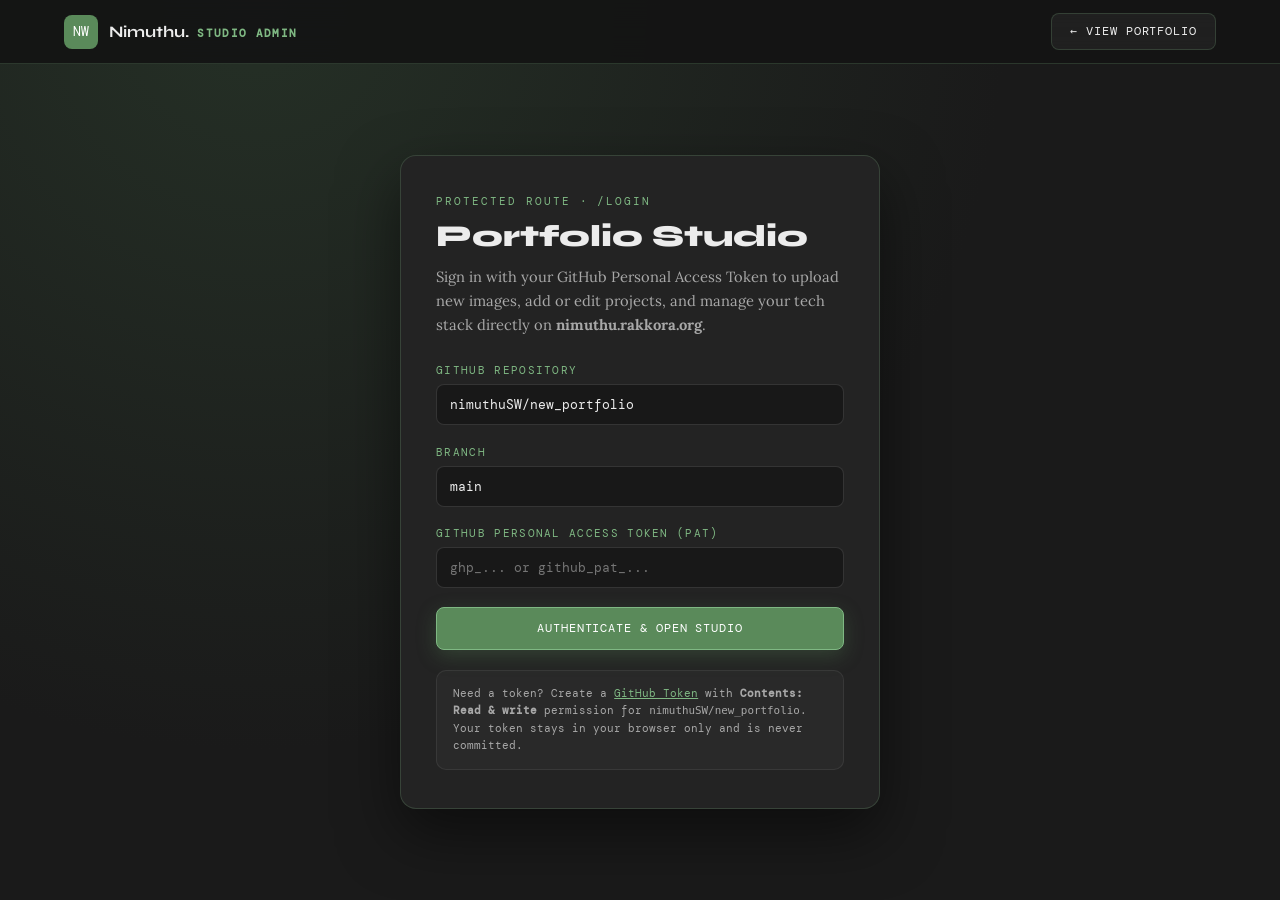
<file: login/index.html>
<!DOCTYPE html>
<html lang="en">
<head>
<meta charset="UTF-8"/>
<meta name="viewport" content="width=device-width, initial-scale=1.0"/>
<title>Portfolio Studio · Admin Login</title>
<meta name="robots" content="noindex, nofollow"/>
<link rel="preconnect" href="https://fonts.googleapis.com">
<link href="https://fonts.googleapis.com/css2?family=Syne:wght@600;700;800&family=DM+Mono:wght@400;500&family=Lora:ital,wght@0,400;0,600;1,400&display=swap" rel="stylesheet">
<style>
:root {
  --bg-dark:    #1a1a1a;
  --bg-card:    #232323;
  --bg-input:   #181818;
  --accent:     #5a8a5a;
  --accent-lt:  #7fb883;
  --accent-dim: rgba(90, 138, 90, 0.16);
  --text-light: #ececec;
  --text-pale:  #a8a8a8;
  --border:     rgba(127, 184, 131, 0.22);
  --danger:     #e57373;
}

*, *::before, *::after { box-sizing: border-box; margin: 0; padding: 0; }
body {
  font-family: 'Lora', serif;
  background: radial-gradient(circle at 20% 0%, #253026 0%, var(--bg-dark) 55%);
  color: var(--text-light);
  min-height: 100vh;
  -webkit-font-smoothing: antialiased;
}

/* ── TOP BAR ── */
.topbar {
  height: 64px;
  padding: 0 5vw;
  display: flex;
  align-items: center;
  justify-content: space-between;
  background: rgba(20, 20, 20, 0.92);
  backdrop-filter: blur(18px);
  border-bottom: 1px solid var(--border);
  position: sticky;
  top: 0;
  z-index: 100;
}
.brand {
  display: inline-flex;
  align-items: center;
  gap: 0.7rem;
  text-decoration: none;
  color: var(--text-light);
}
.brand-mark {
  width: 34px; height: 34px;
  border-radius: 8px;
  background: var(--accent);
  color: #fff;
  font-family: 'DM Mono', monospace;
  font-size: 0.8rem;
  display: inline-flex;
  align-items: center;
  justify-content: center;
}
.brand-text {
  font-family: 'Syne', sans-serif;
  font-weight: 700;
  font-size: 1rem;
}
.brand-text span {
  font-family: 'DM Mono', monospace;
  font-size: 0.7rem;
  color: var(--accent-lt);
  margin-left: 8px;
  text-transform: uppercase;
  letter-spacing: 0.12em;
}
.topbar-actions {
  display: flex;
  align-items: center;
  gap: 0.75rem;
}

/* ── BUTTONS ── */
.btn {
  font-family: 'DM Mono', monospace;
  font-size: 0.72rem;
  letter-spacing: 0.08em;
  text-transform: uppercase;
  padding: 10px 18px;
  border-radius: 8px;
  border: 1px solid var(--border);
  background: rgba(255, 255, 255, 0.05);
  color: var(--text-light);
  cursor: pointer;
  text-decoration: none;
  display: inline-flex;
  align-items: center;
  justify-content: center;
  gap: 8px;
  transition: all 0.2s ease;
}
.btn:hover {
  border-color: var(--accent-lt);
  background: var(--accent-dim);
}
.btn-primary {
  background: var(--accent);
  border-color: var(--accent-lt);
  color: #fff;
  box-shadow: 0 6px 20px rgba(90, 138, 90, 0.3);
}
.btn-primary:hover {
  background: var(--accent-lt);
  color: #131c14;
}
.btn-danger {
  border-color: rgba(229, 115, 115, 0.35);
  color: var(--danger);
}
.btn-danger:hover {
  background: rgba(229, 115, 115, 0.14);
  border-color: var(--danger);
}
.btn:disabled {
  opacity: 0.5;
  cursor: not-allowed;
}

/* ── LOGIN SCREEN ── */
.auth-wrap {
  min-height: calc(100vh - 64px);
  display: flex;
  align-items: center;
  justify-content: center;
  padding: 2rem 5vw;
}
.auth-card {
  width: 100%;
  max-width: 480px;
  background: var(--bg-card);
  border: 1px solid var(--border);
  border-radius: 16px;
  padding: 2.4rem 2.2rem;
  box-shadow: 0 24px 60px rgba(0, 0, 0, 0.5);
}
.auth-eyebrow {
  font-family: 'DM Mono', monospace;
  font-size: 0.68rem;
  letter-spacing: 0.18em;
  text-transform: uppercase;
  color: var(--accent-lt);
  margin-bottom: 0.6rem;
}
.auth-title {
  font-family: 'Syne', sans-serif;
  font-size: 1.9rem;
  font-weight: 800;
  margin-bottom: 0.7rem;
}
.auth-desc {
  font-size: 0.92rem;
  line-height: 1.65;
  color: var(--text-pale);
  margin-bottom: 1.6rem;
}
.field {
  margin-bottom: 1.2rem;
}
.field label {
  display: block;
  font-family: 'DM Mono', monospace;
  font-size: 0.68rem;
  letter-spacing: 0.12em;
  text-transform: uppercase;
  color: var(--accent-lt);
  margin-bottom: 0.45rem;
}
.field input, .field textarea, .field select {
  width: 100%;
  padding: 11px 13px;
  background: var(--bg-input);
  border: 1px solid rgba(255, 255, 255, 0.12);
  border-radius: 8px;
  color: var(--text-light);
  font-family: 'DM Mono', monospace;
  font-size: 0.8rem;
  transition: border-color 0.2s;
}
.field textarea {
  font-family: 'Lora', serif;
  font-size: 0.92rem;
  min-height: 84px;
  resize: vertical;
}
.field input:focus, .field textarea:focus, .field select:focus {
  outline: none;
  border-color: var(--accent-lt);
}
.auth-help {
  margin-top: 1.2rem;
  padding: 0.9rem 1rem;
  border-radius: 10px;
  background: rgba(255, 255, 255, 0.03);
  border: 1px solid rgba(255, 255, 255, 0.07);
  font-family: 'DM Mono', monospace;
  font-size: 0.68rem;
  line-height: 1.6;
  color: var(--text-pale);
}
.auth-help a { color: var(--accent-lt); }

/* ── DASHBOARD ── */
.dashboard {
  display: none;
  max-width: 1320px;
  margin: 0 auto;
  padding: 2.2rem 5vw 5rem;
}
.dashboard.active {
  display: block;
}

.dash-header {
  display: flex;
  flex-wrap: wrap;
  align-items: center;
  justify-content: space-between;
  gap: 1.2rem;
  margin-bottom: 2rem;
  padding-bottom: 1.4rem;
  border-bottom: 1px solid var(--border);
}
.dash-title {
  font-family: 'Syne', sans-serif;
  font-size: clamp(1.6rem, 3vw, 2.3rem);
  font-weight: 800;
}
.dash-subtitle {
  font-family: 'DM Mono', monospace;
  font-size: 0.72rem;
  color: var(--text-pale);
  margin-top: 0.25rem;
}

.tabs {
  display: flex;
  gap: 0.5rem;
  margin-bottom: 2rem;
  flex-wrap: wrap;
}
.tab-btn {
  font-family: 'DM Mono', monospace;
  font-size: 0.74rem;
  letter-spacing: 0.1em;
  text-transform: uppercase;
  padding: 10px 20px;
  border-radius: 999px;
  border: 1px solid var(--border);
  background: rgba(255, 255, 255, 0.03);
  color: var(--text-pale);
  cursor: pointer;
  transition: all 0.2s;
}
.tab-btn.active, .tab-btn:hover {
  background: var(--accent);
  color: #fff;
  border-color: var(--accent-lt);
}

.tab-panel { display: none; }
.tab-panel.active { display: block; }

/* ── CARDS & GRIDS ── */
.cards-grid {
  display: grid;
  grid-template-columns: repeat(auto-fill, minmax(min(100%, 340px), 1fr));
  gap: 1.4rem;
}
.editor-card {
  background: var(--bg-card);
  border: 1px solid var(--border);
  border-radius: 14px;
  padding: 1.4rem;
  display: flex;
  flex-direction: column;
  gap: 0.9rem;
}
.editor-card-header {
  display: flex;
  align-items: center;
  justify-content: space-between;
  gap: 0.8rem;
}
.editor-card-title {
  font-family: 'Syne', sans-serif;
  font-size: 1.1rem;
  font-weight: 700;
  color: var(--accent-lt);
}
.img-preview-box {
  width: 100%;
  height: 180px;
  background: #141414;
  border-radius: 10px;
  overflow: hidden;
  border: 1px solid rgba(255, 255, 255, 0.08);
  display: flex;
  align-items: center;
  justify-content: center;
}
.img-preview-box img {
  width: 100%;
  height: 100%;
  object-fit: contain;
}
.img-preview-box.icon-preview {
  height: 96px;
}
.img-preview-box.icon-preview img {
  width: 52px;
  height: 52px;
  object-fit: contain;
}

.upload-row {
  display: flex;
  gap: 0.6rem;
  align-items: center;
}
.file-label {
  font-family: 'DM Mono', monospace;
  font-size: 0.68rem;
  letter-spacing: 0.08em;
  text-transform: uppercase;
  padding: 9px 13px;
  border-radius: 8px;
  background: var(--accent-dim);
  border: 1px dashed var(--accent-lt);
  color: var(--accent-lt);
  cursor: pointer;
  white-space: nowrap;
  text-align: center;
  flex-shrink: 0;
}
.file-label:hover {
  background: var(--accent);
  color: #fff;
}
.file-label input {
  display: none;
}

/* ── STATUS TOAST ── */
.status-banner {
  position: fixed;
  bottom: 24px;
  right: 24px;
  z-index: 500;
  padding: 14px 20px;
  border-radius: 12px;
  background: #1e291f;
  border: 1px solid var(--accent-lt);
  color: #fff;
  font-family: 'DM Mono', monospace;
  font-size: 0.76rem;
  box-shadow: 0 18px 40px rgba(0, 0, 0, 0.55);
  transform: translateY(120%);
  opacity: 0;
  transition: transform 0.3s ease, opacity 0.3s ease;
  max-width: 420px;
}
.status-banner.show {
  transform: translateY(0);
  opacity: 1;
}
.status-banner.error {
  background: #2d1c1c;
  border-color: var(--danger);
}

.section-toolbar {
  display: flex;
  justify-content: space-between;
  align-items: center;
  flex-wrap: wrap;
  gap: 1rem;
  margin-bottom: 1.4rem;
}
.section-toolbar h2 {
  font-family: 'Syne', sans-serif;
  font-size: 1.35rem;
}

@media (max-width: 640px) {
  .topbar { padding: 0 4vw; }
  .brand-text span { display: none; }
  .auth-card { padding: 1.8rem 1.4rem; }
}
</style>
</head>
<body>

<header class="topbar">
  <a class="brand" href="../">
    <span class="brand-mark">NW</span>
    <span class="brand-text">Nimuthu.<span>Studio Admin</span></span>
  </a>
  <div class="topbar-actions">
    <a class="btn" href="../">← View Portfolio</a>
    <button class="btn btn-danger" id="logoutBtn" type="button" style="display:none;">Sign Out</button>
  </div>
</header>

<!-- ── LOGIN VIEW ── -->
<main class="auth-wrap" id="authView">
  <form class="auth-card" id="loginForm">
    <div class="auth-eyebrow">Protected Route · /login</div>
    <h1 class="auth-title">Portfolio Studio</h1>
    <p class="auth-desc">
      Sign in with your GitHub Personal Access Token to upload new images, add or edit projects, and manage your tech stack directly on <strong>nimuthu.rakkora.org</strong>.
    </p>
    <div class="field">
      <label for="ghRepo">GitHub Repository</label>
      <input id="ghRepo" type="text" value="nimuthuSW/new_portfolio" required/>
    </div>
    <div class="field">
      <label for="ghBranch">Branch</label>
      <input id="ghBranch" type="text" value="main" required/>
    </div>
    <div class="field">
      <label for="ghToken">GitHub Personal Access Token (PAT)</label>
      <input id="ghToken" type="password" placeholder="ghp_... or github_pat_..." autocomplete="current-password" required/>
    </div>
    <button class="btn btn-primary" id="loginSubmitBtn" type="submit" style="width:100%; padding:13px;">
      Authenticate &amp; Open Studio
    </button>
    <div class="auth-help">
      Need a token? Create a <a href="https://github.com/settings/tokens" target="_blank" rel="noopener">GitHub Token</a> with <strong>Contents: Read &amp; write</strong> permission for <code>nimuthuSW/new_portfolio</code>. Your token stays in your browser only and is never committed.
    </div>
  </form>
</main>

<!-- ── ADMIN DASHBOARD VIEW ── -->
<section class="dashboard" id="dashboardView">
  <div class="dash-header">
    <div>
      <h1 class="dash-title">Manage Portfolio Content</h1>
      <p class="dash-subtitle" id="connectedUserText">Connected to nimuthuSW/new_portfolio</p>
    </div>
    <div style="display:flex; gap:0.75rem; flex-wrap:wrap;">
      <button class="btn btn-primary" id="publishBtn" type="button">
        Publish Changes to Live Site
      </button>
    </div>
  </div>

  <div class="tabs">
    <button class="tab-btn active" type="button" data-tab="projectsTab">Projects</button>
    <button class="tab-btn" type="button" data-tab="skillsTab">Tech Stack / Skills</button>
    <button class="tab-btn" type="button" data-tab="imagesTab">Section Images</button>
  </div>

  <!-- 1. PROJECTS TAB -->
  <div class="tab-panel active" id="projectsTab">
    <div class="section-toolbar">
      <h2>Projects (<span id="adminProjCount">0</span>)</h2>
      <button class="btn btn-primary" id="addProjectBtn" type="button">+ Add New Project</button>
    </div>
    <div class="cards-grid" id="projectsEditorGrid"></div>
  </div>

  <!-- 2. SKILLS / TECH STACK TAB -->
  <div class="tab-panel" id="skillsTab">
    <div class="section-toolbar">
      <h2>Tech Stack &amp; Skills (<span id="adminSkillCount">0</span>)</h2>
      <button class="btn btn-primary" id="addSkillBtn" type="button">+ Add Tech Skill</button>
    </div>
    <div class="cards-grid" id="skillsEditorGrid"></div>
  </div>

  <!-- 3. SECTION IMAGES TAB -->
  <div class="tab-panel" id="imagesTab">
    <div class="section-toolbar">
      <h2>Portraits &amp; Section Photos</h2>
    </div>
    <div class="cards-grid" id="imagesEditorGrid"></div>
  </div>
</section>

<div class="status-banner" id="statusBanner" role="status"></div>

<script>
const STORAGE_KEY = 'nw_portfolio_cms_auth';
let authState = null; // { token, repo, branch, user }
let cmsData = null;

const IMAGE_SLOTS = [
  { key: 'heroPortrait', label: 'Hero Portrait (Top Section)' },
  { key: 'aboutImg1', label: 'About Photo 1 (Badminton)' },
  { key: 'aboutImg2', label: 'About Photo 2 (Scrabble)' },
  { key: 'aboutImg3', label: 'About Photo 3 (Portrait)' },
  { key: 'moment1', label: 'Moments Gallery #1 (Portrait)' },
  { key: 'moment2', label: 'Moments Gallery #2 (Championship 1)' },
  { key: 'moment3', label: 'Moments Gallery #3 (Championship 2)' },
  { key: 'moment4', label: 'Moments Gallery #4 (Speaking)' },
  { key: 'contactPortrait', label: 'Contact Section Portrait' }
];

function showToast(msg, isError = false) {
  const banner = document.getElementById('statusBanner');
  banner.textContent = msg;
  banner.classList.toggle('error', isError);
  banner.classList.add('show');
  clearTimeout(showToast._timer);
  showToast._timer = setTimeout(() => banner.classList.remove('show'), 4500);
}

function resolveImgPreview(src) {
  if (!src) return '';
  if (src.startsWith('http://') || src.startsWith('https://') || src.startsWith('data:') || src.startsWith('/')) {
    return src;
  }
  return '../' + src.replace(/^\.?\//, '');
}

// ── GitHub API Helpers ──
async function ghRequest(path, options = {}) {
  const res = await fetch(`https://api.github.com${path}`, {
    ...options,
    headers: {
      'Accept': 'application/vnd.github+json',
      'Authorization': `Bearer ${authState.token}`,
      ...(options.headers || {})
    }
  });
  if (!res.ok) {
    const errText = await res.text();
    throw new Error(`GitHub API (${res.status}): ${errText}`);
  }
  return res.json();
}

function arrayBufferToBase64(buffer) {
  let binary = '';
  const bytes = new Uint8Array(buffer);
  const chunkSize = 0x8000;
  for (let i = 0; i < bytes.length; i += chunkSize) {
    binary += String.fromCharCode.apply(null, bytes.subarray(i, i + chunkSize));
  }
  return btoa(binary);
}

function utf8ToBase64(str) {
  return btoa(unescape(encodeURIComponent(str)));
}

async function uploadImageToRepo(file) {
  const safeName = Date.now() + '_' + file.name.replace(/[^a-zA-Z0-9._-]/g, '_');
  const repoPath = `images/${safeName}`;
  showToast(`Uploading ${file.name} to GitHub...`);

  const buf = await file.arrayBuffer();
  const base64Content = arrayBufferToBase64(buf);

  let existingSha = undefined;
  try {
    const existing = await ghRequest(`/repos/${authState.repo}/contents/${repoPath}?ref=${authState.branch}`);
    existingSha = existing.sha;
  } catch (_) {}

  await ghRequest(`/repos/${authState.repo}/contents/${repoPath}`, {
    method: 'PUT',
    body: JSON.stringify({
      message: `Upload image ${safeName} via Portfolio Studio`,
      content: base64Content,
      branch: authState.branch,
      ...(existingSha ? { sha: existingSha } : {})
    })
  });

  showToast(`Uploaded ${repoPath}! Remember to click "Publish Changes".`);
  return repoPath;
}

// ── Load portfolio-data.json ──
async function loadCurrentPortfolioData() {
  try {
    const fileInfo = await ghRequest(`/repos/${authState.repo}/contents/portfolio-data.json?ref=${authState.branch}`);
    const decoded = decodeURIComponent(escape(atob(fileInfo.content.replace(/\s/g, ''))));
    cmsData = JSON.parse(decoded);
    return;
  } catch (_) {
    // Fallback to local fetch
    const res = await fetch('../portfolio-data.json?t=' + Date.now(), { cache: 'no-store' });
    cmsData = await res.json();
  }
}

// ── Render Editors ──
function renderProjectsEditor() {
  const grid = document.getElementById('projectsEditorGrid');
  const count = document.getElementById('adminProjCount');
  count.textContent = cmsData.projects.length;

  grid.innerHTML = cmsData.projects.map((p, idx) => `
    <div class="editor-card" data-proj-idx="${idx}">
      <div class="editor-card-header">
        <span class="editor-card-title">#${idx + 1} · ${p.title || 'Untitled'}</span>
        <button class="btn btn-danger" type="button" onclick="removeProject(${idx})">Delete</button>
      </div>
      <div class="img-preview-box">
        <img src="${resolveImgPreview(p.image)}" alt="${p.title || ''}" id="projPreview_${idx}"/>
      </div>
      <div class="upload-row">
        <label class="file-label">
          Upload Image
          <input type="file" accept="image/*" onchange="onProjectImageFile(${idx}, this)"/>
        </label>
        <input type="text" value="${p.image || ''}" placeholder="images/project.png or https://..."
          oninput="updateProjectField(${idx}, 'image', this.value)"
          style="flex:1; padding:9px 11px; background:var(--bg-input); border:1px solid rgba(255,255,255,0.12); border-radius:8px; color:var(--text-light); font-family:'DM Mono',monospace; font-size:0.75rem;"/>
      </div>
      <div class="field" style="margin:0;">
        <label>Index Label</label>
        <input type="text" value="${p.indexLabel || ''}" oninput="updateProjectField(${idx}, 'indexLabel', this.value)"/>
      </div>
      <div class="field" style="margin:0;">
        <label>Project Title</label>
        <input type="text" value="${p.title || ''}" oninput="updateProjectField(${idx}, 'title', this.value)"/>
      </div>
      <div class="field" style="margin:0;">
        <label>Status Badge</label>
        <select onchange="updateProjectStatus(${idx}, this.value)">
          <option value="live" ${p.statusType === 'live' ? 'selected' : ''}>Live (Green)</option>
          <option value="completed" ${p.statusType !== 'in-progress' && p.statusType !== 'live' ? 'selected' : ''}>Completed (Sage)</option>
          <option value="in-progress" ${p.statusType === 'in-progress' ? 'selected' : ''}>In Progress (Amber)</option>
        </select>
      </div>
      <div class="field" style="margin:0;">
        <label>Description</label>
        <textarea oninput="updateProjectField(${idx}, 'description', this.value)">${p.description || ''}</textarea>
      </div>
      <div class="field" style="margin:0;">
        <label>Tech Stack (comma-separated)</label>
        <input type="text" value="${(p.techStack || []).join(', ')}" oninput="updateProjectTech(${idx}, this.value)"/>
      </div>
      <div class="field" style="margin:0;">
        <label>GitHub URL</label>
        <input type="url" value="${p.githubUrl || ''}" placeholder="https://github.com/..." oninput="updateProjectField(${idx}, 'githubUrl', this.value)"/>
      </div>
      <div class="field" style="margin:0;">
        <label>Live Demo / Visit Site URL (optional)</label>
        <input type="url" value="${p.demoUrl || ''}" placeholder="https://..." oninput="updateProjectField(${idx}, 'demoUrl', this.value)"/>
      </div>
    </div>
  `).join('');
}

window.updateProjectField = function(idx, field, val) {
  cmsData.projects[idx][field] = val;
  if (field === 'image') {
    const img = document.getElementById(`projPreview_${idx}`);
    if (img) img.src = resolveImgPreview(val);
  }
};

window.updateProjectStatus = function(idx, type) {
  cmsData.projects[idx].statusType = type;
  cmsData.projects[idx].status = type === 'in-progress' ? 'In Progress' : (type === 'live' ? 'Live' : 'Completed');
};

window.updateProjectTech = function(idx, val) {
  cmsData.projects[idx].techStack = val.split(',').map(s => s.trim()).filter(Boolean);
};

window.onProjectImageFile = async function(idx, input) {
  const file = input.files && input.files[0];
  if (!file) return;
  try {
    const path = await uploadImageToRepo(file);
    cmsData.projects[idx].image = path;
    renderProjectsEditor();
  } catch (err) {
    showToast(err.message, true);
  }
};

window.removeProject = function(idx) {
  cmsData.projects.splice(idx, 1);
  renderProjectsEditor();
};

document.getElementById('addProjectBtn').addEventListener('click', () => {
  const nextNum = String(cmsData.projects.length + 1).padStart(2, '0');
  cmsData.projects.unshift({
    id: 'proj-' + Date.now(),
    indexLabel: `Project ${nextNum}`,
    title: 'New Project',
    status: 'Completed',
    statusType: 'completed',
    image: 'images/project_librioo.png',
    description: 'Describe what this project does and the impact it creates.',
    techStack: ['React', 'JavaScript', 'CSS'],
    githubUrl: 'https://github.com/nimuthuSW',
    demoUrl: '',
    demoLabel: 'Live Demo'
  });
  renderProjectsEditor();
  showToast('Added new project card at the top.');
});

// ── Skills Editor ──
function renderSkillsEditor() {
  const grid = document.getElementById('skillsEditorGrid');
  const count = document.getElementById('adminSkillCount');
  count.textContent = cmsData.skills.length;

  grid.innerHTML = cmsData.skills.map((s, idx) => `
    <div class="editor-card">
      <div class="editor-card-header">
        <span class="editor-card-title">${s.name || 'Skill'}</span>
        <button class="btn btn-danger" type="button" onclick="removeSkill(${idx})">Delete</button>
      </div>
      <div class="img-preview-box icon-preview">
        <img src="${resolveImgPreview(s.icon)}" alt="${s.name || ''}" id="skillPreview_${idx}"/>
      </div>
      <div class="field" style="margin:0;">
        <label>Tech / Skill Name</label>
        <input type="text" value="${s.name || ''}" oninput="updateSkillField(${idx}, 'name', this.value)"/>
      </div>
      <div class="field" style="margin:0;">
        <label>Icon URL or Repo Image Path</label>
        <div class="upload-row">
          <label class="file-label">
            Upload Icon
            <input type="file" accept="image/*" onchange="onSkillIconFile(${idx}, this)"/>
          </label>
          <input type="text" value="${s.icon || ''}" placeholder="https://cdn.jsdelivr.net/gh/devicons/..."
            oninput="updateSkillField(${idx}, 'icon', this.value)"/>
        </div>
      </div>
    </div>
  `).join('');
}

window.updateSkillField = function(idx, field, val) {
  cmsData.skills[idx][field] = val;
  if (field === 'icon') {
    const img = document.getElementById(`skillPreview_${idx}`);
    if (img) img.src = resolveImgPreview(val);
  }
};

window.onSkillIconFile = async function(idx, input) {
  const file = input.files && input.files[0];
  if (!file) return;
  try {
    const path = await uploadImageToRepo(file);
    cmsData.skills[idx].icon = path;
    renderSkillsEditor();
  } catch (err) {
    showToast(err.message, true);
  }
};

window.removeSkill = function(idx) {
  cmsData.skills.splice(idx, 1);
  renderSkillsEditor();
};

document.getElementById('addSkillBtn').addEventListener('click', () => {
  cmsData.skills.push({
    name: 'TypeScript',
    icon: 'https://cdn.jsdelivr.net/gh/devicons/devicon/icons/typescript/typescript-original.svg'
  });
  renderSkillsEditor();
  showToast('Added new tech stack skill.');
});

// ── Section Images Editor ──
function renderImagesEditor() {
  const grid = document.getElementById('imagesEditorGrid');
  if (!cmsData.images) cmsData.images = {};

  grid.innerHTML = IMAGE_SLOTS.map(slot => {
    const currentSrc = cmsData.images[slot.key] || '';
    return `
      <div class="editor-card">
        <div class="editor-card-header">
          <span class="editor-card-title">${slot.label}</span>
        </div>
        <div class="img-preview-box">
          <img src="${resolveImgPreview(currentSrc)}" alt="${slot.label}" id="slotPreview_${slot.key}"/>
        </div>
        <div class="upload-row">
          <label class="file-label">
            Upload New Photo
            <input type="file" accept="image/*" onchange="onSlotImageFile('${slot.key}', this)"/>
          </label>
          <input type="text" value="${currentSrc}"
            oninput="updateSlotImage('${slot.key}', this.value)"
            style="flex:1; padding:9px 11px; background:var(--bg-input); border:1px solid rgba(255,255,255,0.12); border-radius:8px; color:var(--text-light); font-family:'DM Mono',monospace; font-size:0.75rem;"/>
        </div>
      </div>
    `;
  }).join('');
}

window.updateSlotImage = function(key, val) {
  cmsData.images[key] = val;
  const img = document.getElementById(`slotPreview_${key}`);
  if (img) img.src = resolveImgPreview(val);
};

window.onSlotImageFile = async function(key, input) {
  const file = input.files && input.files[0];
  if (!file) return;
  try {
    const path = await uploadImageToRepo(file);
    cmsData.images[key] = path;
    renderImagesEditor();
  } catch (err) {
    showToast(err.message, true);
  }
};

function renderAllEditors() {
  renderProjectsEditor();
  renderSkillsEditor();
  renderImagesEditor();
}

// ── Tabs Switching ──
document.querySelectorAll('.tab-btn').forEach(btn => {
  btn.addEventListener('click', () => {
    document.querySelectorAll('.tab-btn').forEach(b => b.classList.remove('active'));
    document.querySelectorAll('.tab-panel').forEach(p => p.classList.remove('active'));
    btn.classList.add('active');
    document.getElementById(btn.dataset.tab).classList.add('active');
  });
});

// ── Publish Changes to GitHub ──
document.getElementById('publishBtn').addEventListener('click', async () => {
  const btn = document.getElementById('publishBtn');
  btn.disabled = true;
  btn.textContent = 'Publishing to GitHub...';
  try {
    let sha = undefined;
    try {
      const existing = await ghRequest(`/repos/${authState.repo}/contents/portfolio-data.json?ref=${authState.branch}`);
      sha = existing.sha;
    } catch (_) {}

    const jsonString = JSON.stringify(cmsData, null, 2) + '\n';
    await ghRequest(`/repos/${authState.repo}/contents/portfolio-data.json`, {
      method: 'PUT',
      body: JSON.stringify({
        message: 'Update portfolio content via /login Studio',
        content: utf8ToBase64(jsonString),
        branch: authState.branch,
        ...(sha ? { sha } : {})
      })
    });
    showToast('Published! GitHub Pages will update nimuthu.rakkora.org shortly.');
  } catch (err) {
    showToast(err.message, true);
  } finally {
    btn.disabled = false;
    btn.textContent = 'Publish Changes to Live Site';
  }
});

// ── Login & Session Management ──
async function activateDashboard(creds) {
  authState = creds;
  const user = await ghRequest('/user');
  document.getElementById('connectedUserText').textContent =
    `Authenticated as @${user.login} · Repo: ${authState.repo} (${authState.branch})`;
  await loadCurrentPortfolioData();
  renderAllEditors();

  document.getElementById('authView').style.display = 'none';
  document.getElementById('dashboardView').classList.add('active');
  document.getElementById('logoutBtn').style.display = 'inline-flex';
}

document.getElementById('loginForm').addEventListener('submit', async (e) => {
  e.preventDefault();
  const submitBtn = document.getElementById('loginSubmitBtn');
  submitBtn.disabled = true;
  submitBtn.textContent = 'Verifying with GitHub...';

  const creds = {
    repo: document.getElementById('ghRepo').value.trim(),
    branch: document.getElementById('ghBranch').value.trim() || 'main',
    token: document.getElementById('ghToken').value.trim()
  };

  try {
    await activateDashboard(creds);
    sessionStorage.setItem(STORAGE_KEY, JSON.stringify(creds));
    showToast('Welcome to Portfolio Studio!');
  } catch (err) {
    showToast('Authentication failed: check your GitHub token & permissions.', true);
  } finally {
    submitBtn.disabled = false;
    submitBtn.textContent = 'Authenticate & Open Studio';
  }
});

document.getElementById('logoutBtn').addEventListener('click', () => {
  sessionStorage.removeItem(STORAGE_KEY);
  authState = null;
  document.getElementById('dashboardView').classList.remove('active');
  document.getElementById('authView').style.display = 'flex';
  document.getElementById('logoutBtn').style.display = 'none';
  document.getElementById('ghToken').value = '';
});

// Auto-restore session if token is in sessionStorage
(async function restoreSession() {
  const saved = sessionStorage.getItem(STORAGE_KEY);
  if (!saved) return;
  try {
    const creds = JSON.parse(saved);
    await activateDashboard(creds);
  } catch (_) {
    sessionStorage.removeItem(STORAGE_KEY);
  }
})();
</script>
</body>
</html>
</file>
